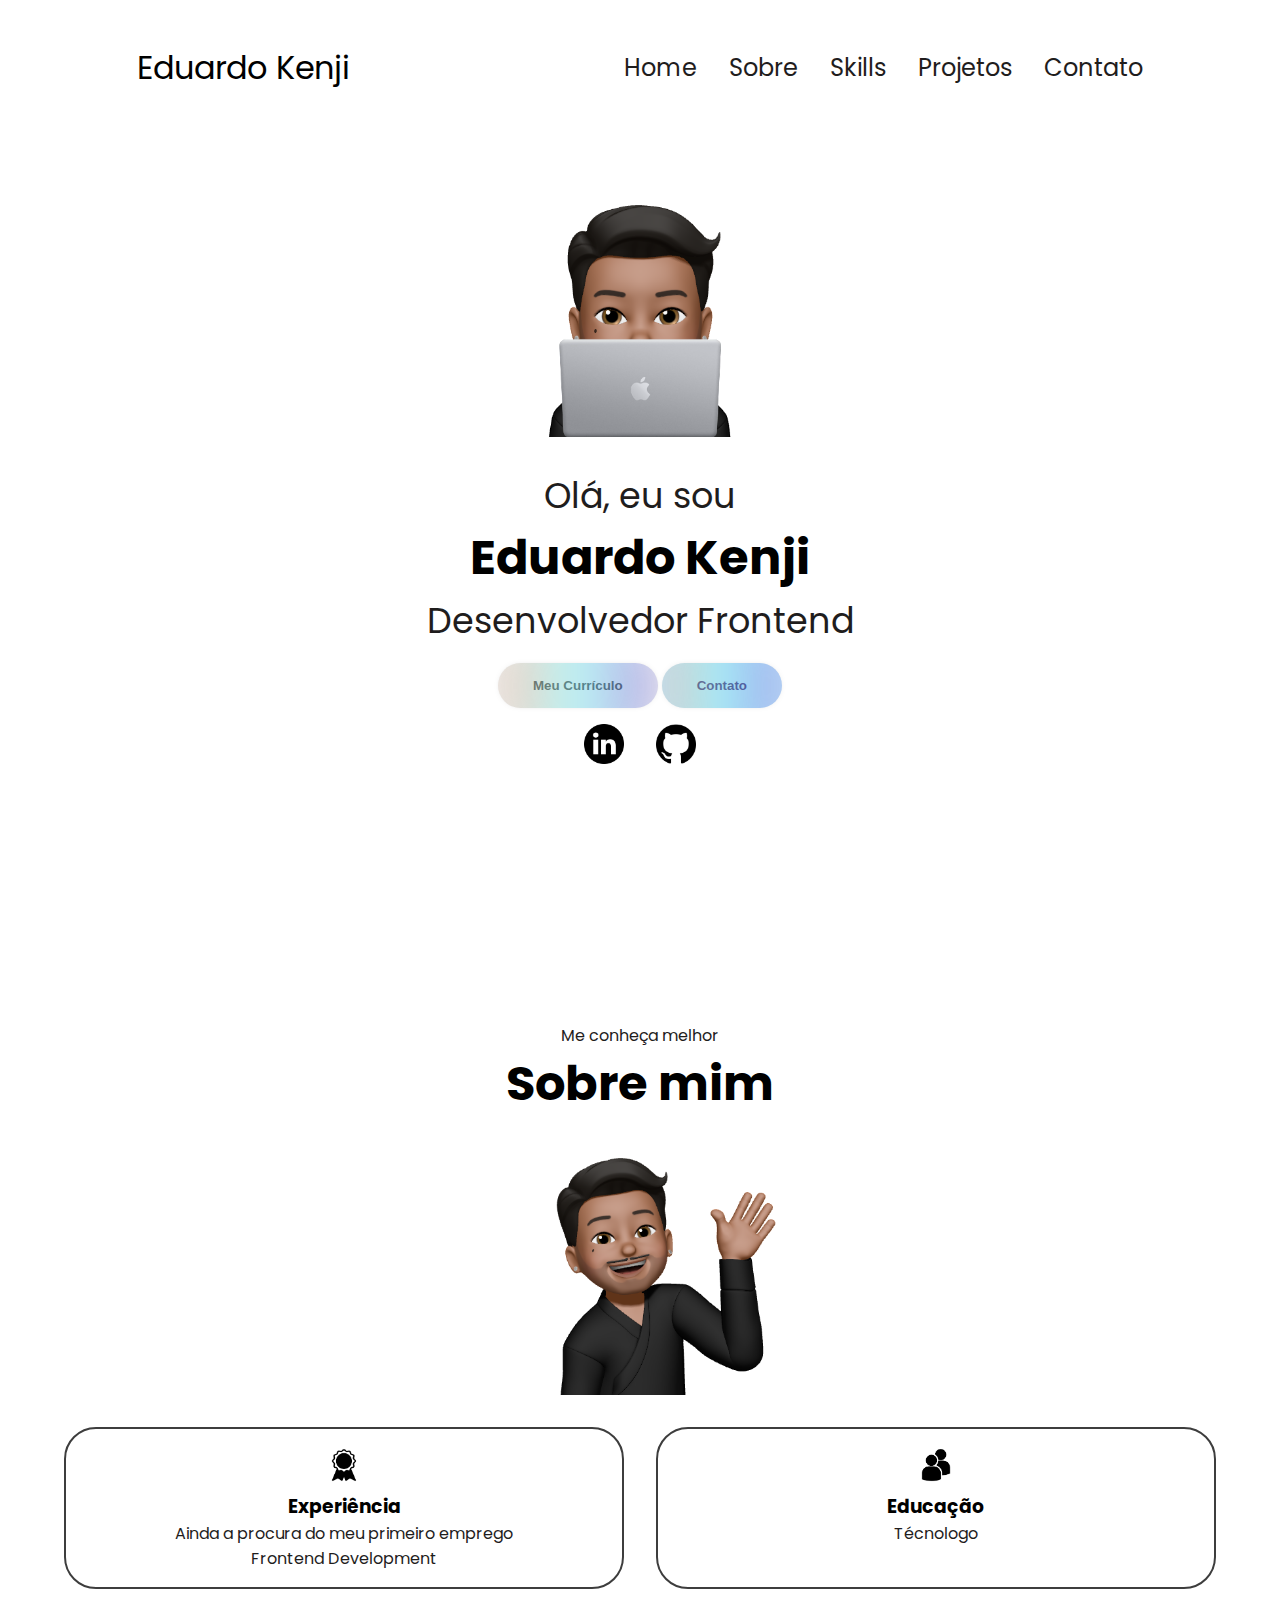
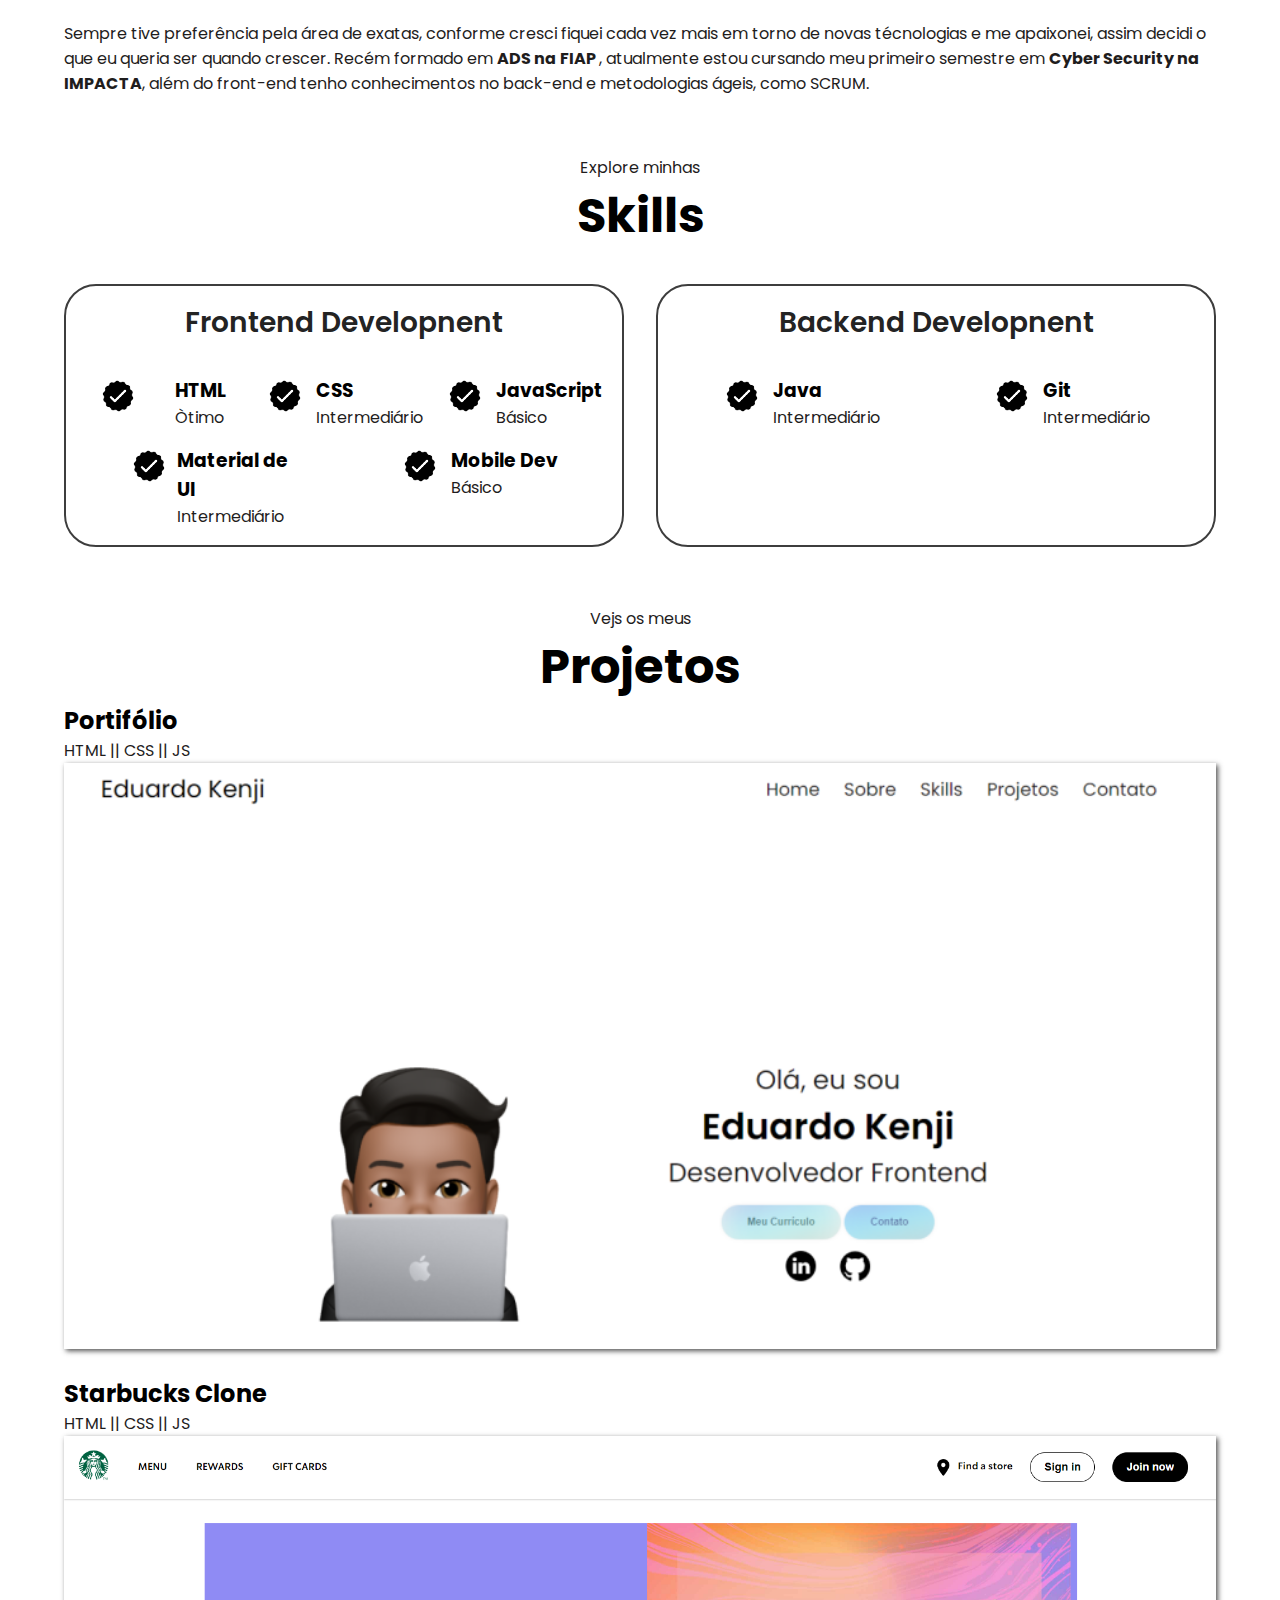
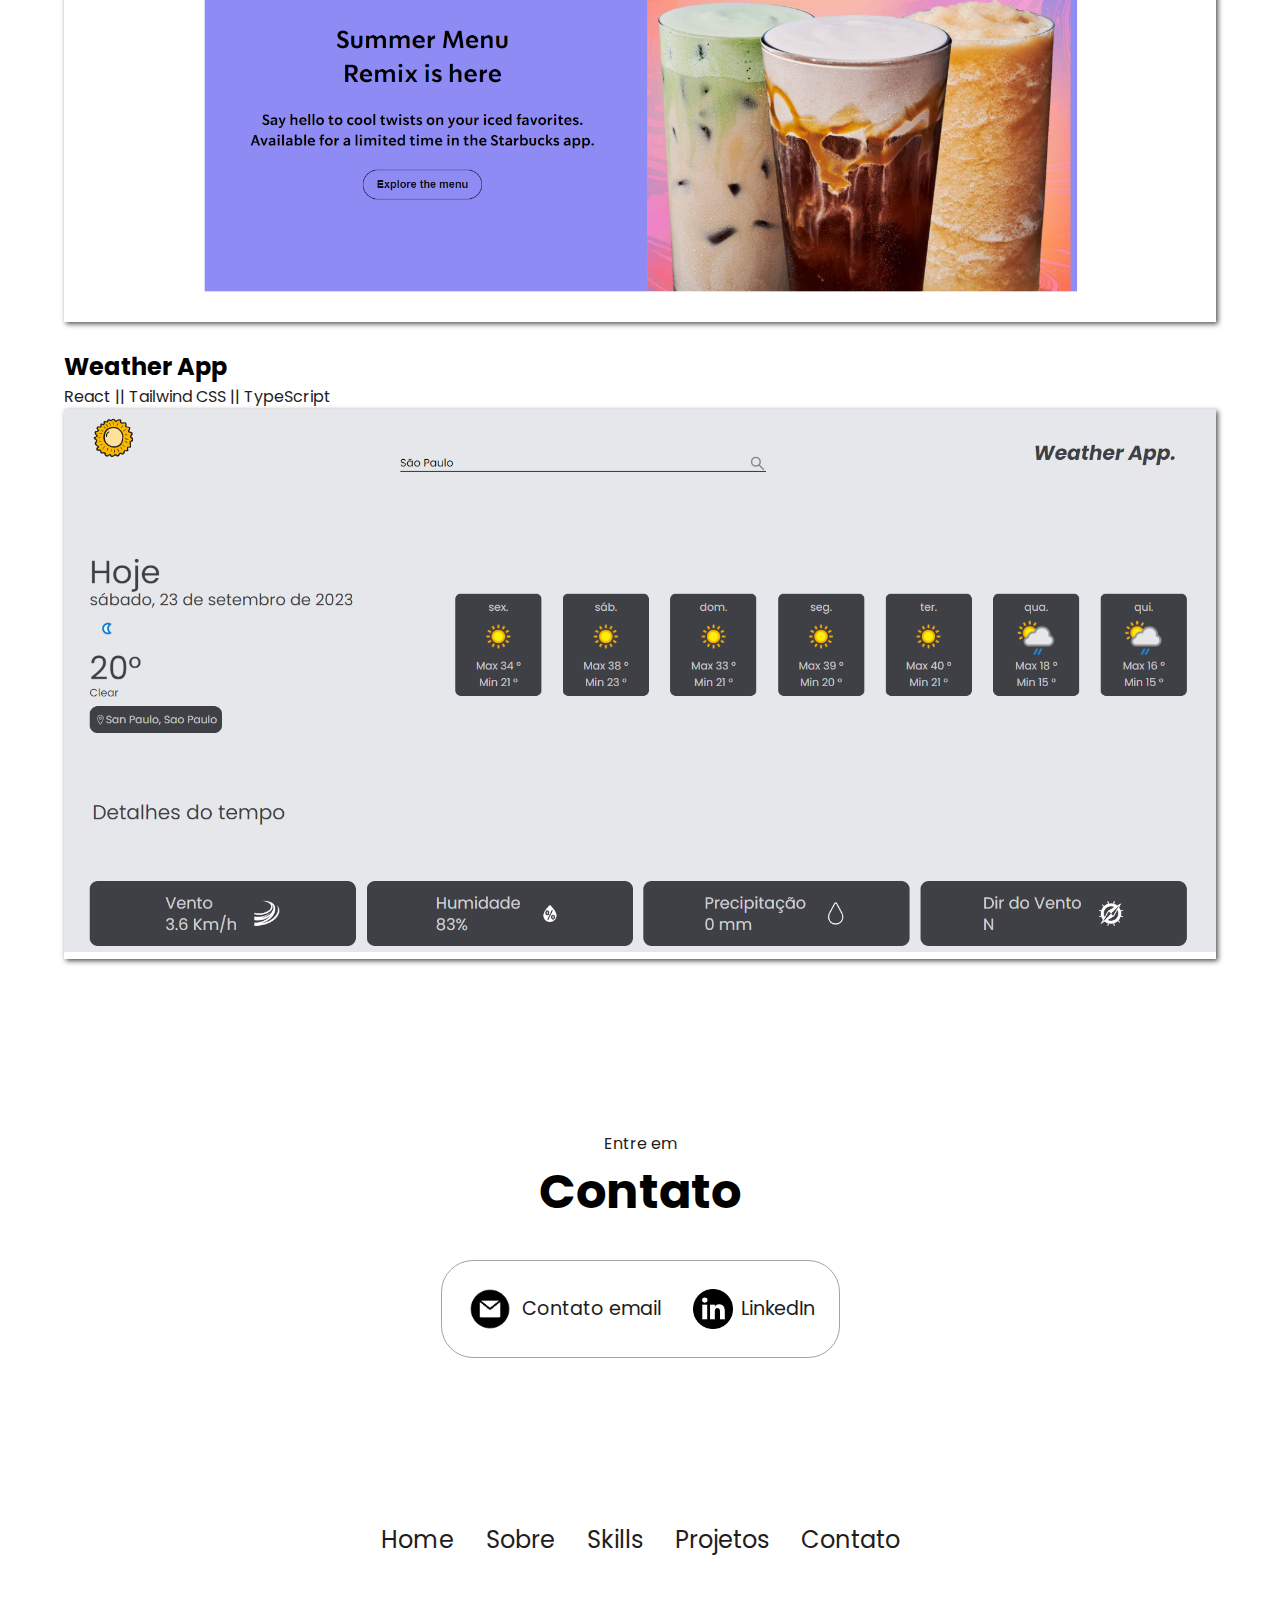
<file: index.html>
<!DOCTYPE html>
<html lang="pt-br">
  <head>
    <meta charset="UTF-8" />
    <meta name="viewport" content="width=device-width, initial-scale=1.0" />
    <link rel="stylesheet" href="style.css" />
    <link rel="stylesheet" href="mediaqueries.css" />
    <link rel="icon" type="imagem/png" href="/assets/emoji/rosto.PNG" />
    <title>Eduardo Kenji</title>
  </head>
  <body>
    <nav id="desktop-nav">
      <div class="logo">Eduardo Kenji</div>
      <div>
        <ul class="nav-links">
          <li><a href="#desktop-nav">Home</a></li>
          <li><a href="#about">Sobre</a></li>
          <li><a href="#experience">Skills</a></li>
          <li><a href="#projects">Projetos</a></li>
          <li><a href="#contact">Contato</a></li>
        </ul>
      </div>
    </nav>
    <nav id="icone-nav">
      <div class="logo">Eduardo Kenji</div>
      <div class="icone-menu">
        <div class="icone-icon" onclick="toggleMenu()">
          <span></span>
          <span></span>
          <span></span>
        </div>
        <div class="menu-links">
          <li><a href="#icone-nav" onclick="toggleMenu()">Home</a></li>
          <li><a href="#about" onclick="toggleMenu()">Sobre</a></li>
          <li><a href="#experience" onclick="toggleMenu()">Skills</a></li>
          <li><a href="#projects" onclick="toggleMenu()">Projetos</a></li>
          <li><a href="#contact" onclick="toggleMenu()">Contato</a></li>
        </div>
      </div>
    </nav>

    <section id="profile">
      <div class="section__pic-container">
        <img src="/assets/emoji/rosto.PNG" alt="foto perfil" />
      </div>
      <div class="section__text">
        <p class="section__text_p1">Olá, eu sou</p>
        <h1 class="title">Eduardo Kenji</h1>
        <p class="section__text__p2">Desenvolvedor Frontend</p>
        <div class="btn-container">
          <button
            class="btn-color-2"
            onclick="window.open('./assets/curriculo/Curriculo_Eduardo_Kenji_2024.pdf')"
          >
            Meu Currículo
            <div class="hoverEffect">
              <div></div>
            </div>
          </button>

          <button class="btn-color-1" onclick="location.href='./#contact'">
            Contato
            <div class="hoverEffect">
              <div></div>
            </div>
          </button>
        </div>
        <div id="social-container">
          <img
            src="./assets/img/linkedin.png"
            alt="perfil linkedIn"
            class="icon"
            onclick="location.href='https://www.linkedin.com/in/eduardo-kenji/'"
          />

          <img
            src="./assets/img/github.png"
            alt="perfil linkedIn"
            class="icon"
            onclick="location.href='https://github.com/Kenjiisok'"
          />
        </div>
      </div>
    </section>

    <section id="about">
      <p class="section__text__p1">Me conheça melhor</p>
      <h1 class="title">Sobre mim</h1>
      <div class="section-container">
        <div class="section__pic-container">
          <img
            src="./assets/emoji/corpo.PNG"
            alt="Profile picture"
            class="about-pic"
          />
        </div>
        <div class="about-details-container">
          <div class="about-containers">
            <div class="details-container">
              <img
                src="./assets/img/experience.png"
                alt="Experience icon"
                class="icon"
              />
              <h3>Experiência</h3>
              <p>
                Ainda a procura do meu primeiro emprego<br />Frontend
                Development
              </p>
            </div>
            <div class="details-container">
              <img
                src="./assets/img/education.png"
                alt="Education icon"
                class="icon"
              />
              <h3>Educação</h3>
              <p>Técnologo<br /></p>
            </div>
          </div>
          <div class="text-container">
            <p>
              Sempre tive preferência pela área de exatas, conforme cresci
              fiquei cada vez mais em torno de novas técnologias e me apaixonei,
              assim decidi o que eu queria ser quando crescer. Recém formado em <strong> ADS na FIAP </strong>,
              atualmente estou cursando meu primeiro semestre em <strong> Cyber Security 
              na IMPACTA</strong>, além do front-end tenho conhecimentos no back-end e 
              metodologias ágeis, como SCRUM.
            </p>
          </div>
        </div>
      </div>
      <img
        src="./assets/img/arrow.png"
        alt="Arrow icon"
        class="icon arrow"
        onclick="location.href='./#experience'"
      />
    </section>

    <section id="experience">
      <p class="section__text__p1">Explore minhas</p>
      <h1 class="title">Skills</h1>
      <div class="experience-details-container">
        <div class="about-containers">
          <div class="details-container">
            <h2 class="experience-sub-title">Frontend Developnent</h2>
            <div class="article-container">
              <article>
                <img
                  src="./assets/img/checkmark.png"
                  alt="verificado icon"
                  class="icon"
                />
                <div>
                  <h3>HTML ㅤㅤㅤ</h3>
                  <p>Òtimo</p>
                </div>
              </article>
              <article>
                <img
                  src="./assets/img/checkmark.png"
                  alt="verificado icon"
                  class="icon"
                />
                <div>
                  <h3>CSS</h3>
                  <p>Intermediário</p>
                </div>
              </article>
              <article>
                <img
                  src="./assets/img/checkmark.png"
                  alt="verificado icon"
                  class="icon"
                />
                <div>
                  <h3>JavaScript</h3>
                  <p>Básico</p>
                </div>
              </article>
              <article>
                <img
                  src="./assets/img/checkmark.png"
                  alt="verificado icon"
                  class="icon"
                />
                <div>
                  <h3>Material de UI</h3>
                  <p>Intermediário</p>
                </div>
              </article>
              <article>
                <img
                  src="./assets/img/checkmark.png"
                  alt="verificado icon"
                  class="icon"
                />
                <div>
                  <h3>Mobile Dev</h3>
                  <p>Básico</p>
                </div>
              </article>
            </div>
          </div>
          <div class="details-container">
            <h2 class="experience-sub-title">Backend Developnent</h2>
            <div class="article-container">
              <article>
                <img
                  src="./assets/img/checkmark.png"
                  alt="verificado icon"
                  class="icon"
                />
                <div>
                  <h3>Java</h3>
                  <p>Intermediário</p>
                </div>
              </article>
              <article>
                <img
                  src="./assets/img/checkmark.png"
                  alt="verificado icon"
                  class="icon"
                />
                <div>
                  <h3>Git</h3>
                  <p>Intermediário</p>
                </div>
              </article>
            </div>
          </div>
        </div>
      </div>
      <img
        src="./assets/img/arrow.png"
        alt="Arrow icon"
        class="icon arrow"
        onclick="location.href='./#projects'"
      />
    </section>


    <section id="projects">
      <p class="section__text__p1">Vejs os meus</p>
      <h1 class="title">Projetos</h1>
      <div class="projects-container">
        <div class="projects-cards">
          <div class="card-project">
            <div class="project-final">
              <h2>Portifólio</h2>
              <p>HTML || CSS || JS</p>
            </div> 
            <div class="image-project">
              <a href="https://eduardokenji.com">
                <img
                  src="./assets/projetos/portifolioprint.png"
                  alt="foto do projeto"
                  class="display-image"
                />
              </a>
            </div>
          </div>
        </div>
      </div>
    </section>

    <section id="projects">
          <div class="card-project">
            <div class="project-final">
              <h2>Starbucks Clone</h2>
              <p>HTML || CSS || JS</p>
            </div> 
            <div class="image-project">
              <a href="https://github.com/Kenjiisok/starbucks-landing-page" target="_blank">
                <img
                  src="./assets/projetos/starbucksprint.png"
                  alt="foto do projeto"
                  class="display-image"
                />
              </a>
            </div>
          </div>
        </div>
      </div>
    </section>

    <section id="projects">
      <div class="card-project">
        <div class="project-final">
          <h2>Weather App</h2>
          <p>React || Tailwind CSS || TypeScript</p>
        </div> 
        <div class="image-project">
          <a href="https://github.com/Kenjiisok/weather_app" target="_blank">
            <img
              src="./assets/projetos/weather_app.png"
              alt="foto do projeto"
              class="display-image"
            />
          </a>
        </div>
      </div>
    </div>
  </div>
  <img
    src="./assets/img/arrow.png"
    alt="Arrow icon"
    class="icon arrow"
    onclick="location.href='./#contact'"
  />
</section>

    <section id="contact">
      <p class="section__text__p1">Entre em</p>
      <h1 class="title">Contato</h1>
      <div class="contact-info-upper-container">
        <div class="contact-info-container">
          <img
            src="./assets/img/email.png"
            alt="email icon"
            class="icon contact-icon email-icon"
          />
          <p><a href="mailto:dudu.hirose@hotmail.com">Contato email</a></p>
        </div>
        <div class="contact-info-container">
          <img
            src="./assets/img/linkedin.png"
            alt="LinkedIn icon"
            class="icon contact-icon"
          />
          <p>
            <a href="https://www.linkedin.com/in/eduardo-kenji/">LinkedIn</a>
          </p>
        </div>
      </div>
    </section>

    <footer>
      <nav id="footer-desktop">
        <div class="nav-links-container">
          <ul class="nav-links">
            <li><a href="#desktop-nav">Home</a></li>
            <li><a href="#about">Sobre</a></li>
            <li><a href="#experience">Skills</a></li>
            <li><a href="#projects">Projetos</a></li>
            <li><a href="#contact">Contato</a></li>
          </ul>
        </div>
      </nav>

      <nav id="mobile-footer">
        <div class="nav-links-container">
          <ul class="nav-links">
            <li><a href="#icone-nav">Home</a></li>
            <li><a href="#about">Sobre</a></li>
            <li><a href="#experience">Skills</a></li>
            <li><a href="#projects">Projetos</a></li>
            <li><a href="#contact">Contato</a></li>
          </ul>
        </div>
      </nav>
    </footer>
    <script src="script.js"></script>
  </body>
</html>
</file>
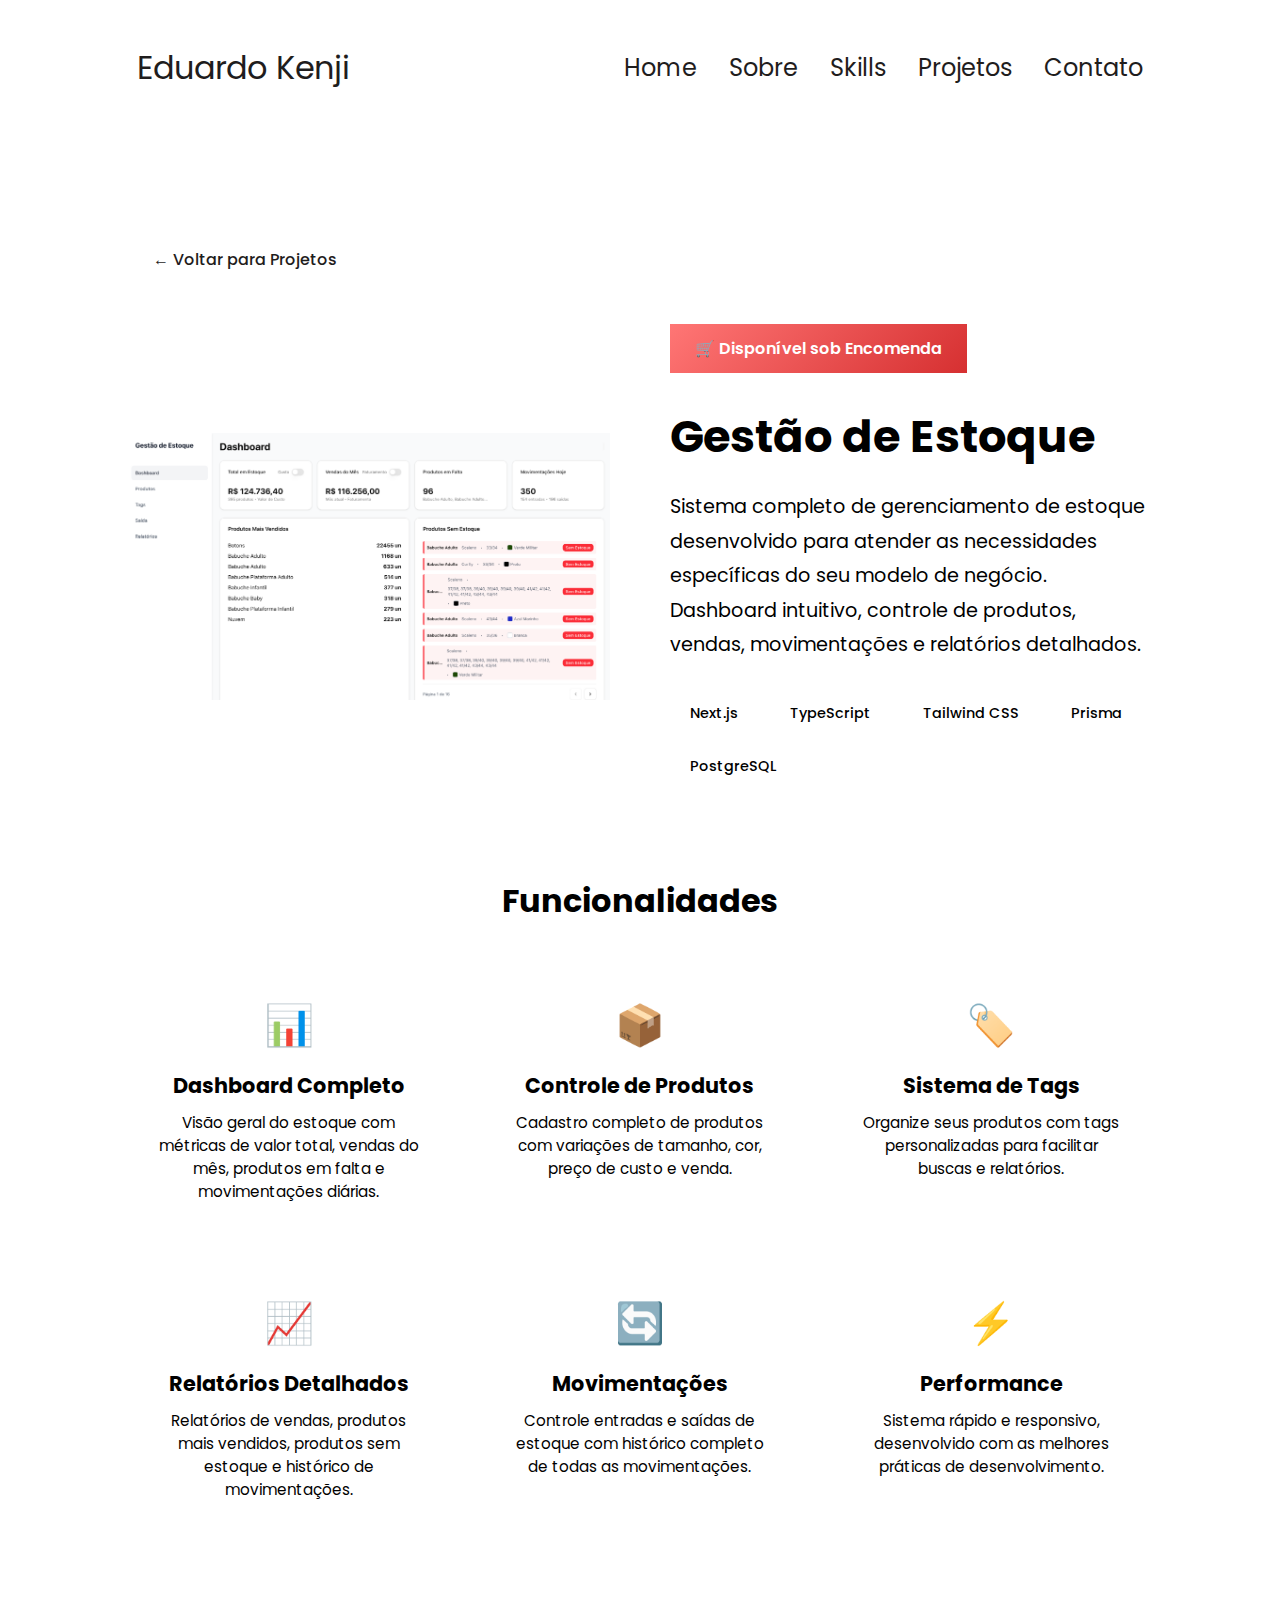
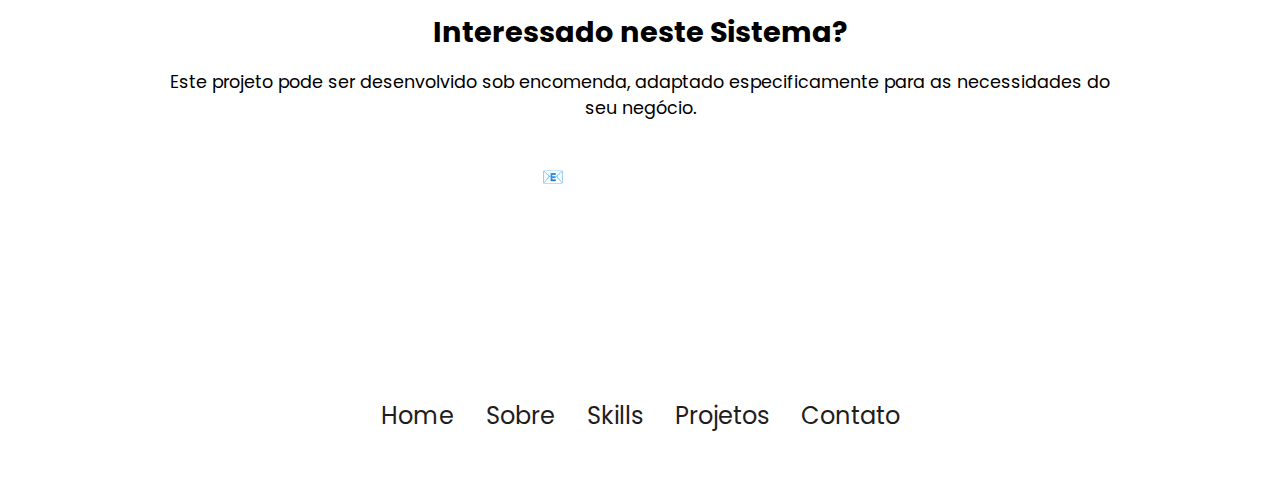
<file: projects/gestao-estoque.html>
<!DOCTYPE html>
<html lang="pt-br">

<head>
    <meta charset="UTF-8" />
    <meta name="viewport" content="width=device-width, initial-scale=1.0" />
    <meta name="description"
        content="Gestão de Estoque - Sistema completo de gerenciamento de estoque desenvolvido sob encomenda para seu negócio." />
    <link rel="stylesheet" href="../style.css" />
    <link rel="stylesheet" href="../mediaqueries.css" />
    <link rel="icon" type="image/png" href="../assets/emoji/rosto.PNG" />
    <title>Gestão de Estoque | Eduardo Kenji</title>
    <style>
        .project-page {
            padding: 100px 10%;
            min-height: 100vh;
        }

        .project-hero {
            display: flex;
            gap: 60px;
            align-items: center;
            margin-bottom: 60px;
        }

        .project-image-container {
            flex: 1;
            max-width: 600px;
        }

        .project-image-container img {
            width: 100%;
            border-radius: var(--radius-lg);
            box-shadow: var(--neo-shadow-lg);
        }

        .project-info {
            flex: 1;
        }

        .project-title {
            font-size: 2.8rem;
            margin-bottom: 20px;
            text-align: left;
        }

        .project-subtitle {
            font-size: 1.2rem;
            color: var(--text-secondary);
            margin-bottom: 30px;
            line-height: 1.8;
        }

        .project-badge {
            display: inline-block;
            padding: 12px 25px;
            background: linear-gradient(135deg, #ff7675 0%, #d63031 100%);
            color: white;
            border-radius: var(--radius-lg);
            font-weight: 600;
            margin-bottom: 30px;
            box-shadow: var(--neo-shadow-sm);
        }

        .tech-stack {
            display: flex;
            flex-wrap: wrap;
            gap: 12px;
            margin-bottom: 30px;
        }

        .tech-tag {
            padding: 10px 20px;
            background: var(--bg-primary);
            border-radius: var(--radius-md);
            box-shadow: var(--neo-shadow-sm);
            font-size: 0.9rem;
            font-weight: 500;
            color: var(--accent-primary);
        }

        .cta-section {
            background: var(--bg-primary);
            padding: 40px;
            border-radius: var(--radius-lg);
            box-shadow: var(--neo-shadow);
            text-align: center;
            margin-top: 40px;
        }

        .cta-title {
            font-size: 1.8rem;
            margin-bottom: 15px;
        }

        .cta-text {
            font-size: 1.1rem;
            color: var(--text-secondary);
            margin-bottom: 25px;
        }

        .cta-button {
            display: inline-block;
            padding: 18px 45px;
            background: var(--accent-gradient);
            color: white;
            font-size: 1.1rem;
            font-weight: 600;
            border-radius: var(--radius-xl);
            box-shadow: var(--neo-shadow);
            transition: all 0.3s ease;
            text-decoration: none;
        }

        .cta-button:hover {
            transform: translateY(-3px);
            box-shadow: var(--neo-shadow-lg);
            color: white;
        }

        .features-section {
            margin-top: 60px;
        }

        .features-title {
            font-size: 2rem;
            text-align: center;
            margin-bottom: 40px;
        }

        .features-grid {
            display: grid;
            grid-template-columns: repeat(auto-fit, minmax(280px, 1fr));
            gap: 30px;
        }

        .feature-card {
            padding: 30px;
            background: var(--bg-primary);
            border-radius: var(--radius-lg);
            box-shadow: var(--neo-shadow);
            text-align: center;
            transition: all 0.3s ease;
        }

        .feature-card:hover {
            transform: translateY(-5px);
            box-shadow: var(--neo-shadow-lg);
        }

        .feature-icon {
            font-size: 2.5rem;
            margin-bottom: 15px;
        }

        .feature-card h3 {
            font-size: 1.3rem;
            margin-bottom: 10px;
            color: var(--text-primary);
        }

        .feature-card p {
            font-size: 0.95rem;
            color: var(--text-secondary);
        }

        .back-link {
            display: inline-flex;
            align-items: center;
            gap: 10px;
            padding: 12px 25px;
            background: var(--bg-primary);
            border-radius: var(--radius-lg);
            box-shadow: var(--neo-shadow-sm);
            margin-bottom: 40px;
            font-weight: 500;
            transition: all 0.3s ease;
        }

        .back-link:hover {
            box-shadow: var(--neo-inset-sm);
        }

        @media screen and (max-width: 900px) {
            .project-hero {
                flex-direction: column;
            }

            .project-title {
                text-align: center;
                font-size: 2.2rem;
            }

            .project-subtitle {
                text-align: center;
            }

            .tech-stack {
                justify-content: center;
            }
        }
    </style>
</head>

<body>
    <!-- Navigation -->
    <nav id="desktop-nav">
        <a href="../index.html" class="logo">Eduardo Kenji</a>
        <ul class="nav-links">
            <li><a href="../index.html#profile">Home</a></li>
            <li><a href="../index.html#about">Sobre</a></li>
            <li><a href="../index.html#experience">Skills</a></li>
            <li><a href="../index.html#projects">Projetos</a></li>
            <li><a href="../index.html#contact">Contato</a></li>
        </ul>
    </nav>

    <main class="project-page">
        <a href="../index.html#projects" class="back-link">← Voltar para Projetos</a>

        <div class="project-hero">
            <div class="project-image-container">
                <img src="../assets/projetos/gestao_estoque.png" alt="Dashboard do Sistema de Gestão de Estoque" />
            </div>
            <div class="project-info">
                <div class="project-badge">🛒 Disponível sob Encomenda</div>
                <h1 class="project-title">Gestão de Estoque</h1>
                <p class="project-subtitle">
                    Sistema completo de gerenciamento de estoque desenvolvido para atender as necessidades específicas
                    do seu modelo de negócio. Dashboard intuitivo, controle de produtos, vendas, movimentações e
                    relatórios detalhados.
                </p>
                <div class="tech-stack">
                    <span class="tech-tag">Next.js</span>
                    <span class="tech-tag">TypeScript</span>
                    <span class="tech-tag">Tailwind CSS</span>
                    <span class="tech-tag">Prisma</span>
                    <span class="tech-tag">PostgreSQL</span>
                </div>
            </div>
        </div>

        <div class="features-section">
            <h2 class="features-title">Funcionalidades</h2>
            <div class="features-grid">
                <div class="feature-card">
                    <div class="feature-icon">📊</div>
                    <h3>Dashboard Completo</h3>
                    <p>Visão geral do estoque com métricas de valor total, vendas do mês, produtos em falta e
                        movimentações diárias.</p>
                </div>
                <div class="feature-card">
                    <div class="feature-icon">📦</div>
                    <h3>Controle de Produtos</h3>
                    <p>Cadastro completo de produtos com variações de tamanho, cor, preço de custo e venda.</p>
                </div>
                <div class="feature-card">
                    <div class="feature-icon">🏷️</div>
                    <h3>Sistema de Tags</h3>
                    <p>Organize seus produtos com tags personalizadas para facilitar buscas e relatórios.</p>
                </div>
                <div class="feature-card">
                    <div class="feature-icon">📈</div>
                    <h3>Relatórios Detalhados</h3>
                    <p>Relatórios de vendas, produtos mais vendidos, produtos sem estoque e histórico de movimentações.
                    </p>
                </div>
                <div class="feature-card">
                    <div class="feature-icon">🔄</div>
                    <h3>Movimentações</h3>
                    <p>Controle entradas e saídas de estoque com histórico completo de todas as movimentações.</p>
                </div>
                <div class="feature-card">
                    <div class="feature-icon">⚡</div>
                    <h3>Performance</h3>
                    <p>Sistema rápido e responsivo, desenvolvido com as melhores práticas de desenvolvimento.</p>
                </div>
            </div>
        </div>

        <div class="cta-section">
            <h2 class="cta-title">Interessado neste Sistema?</h2>
            <p class="cta-text">
                Este projeto pode ser desenvolvido sob encomenda, adaptado especificamente para as necessidades do seu
                negócio.
            </p>
            <a href="mailto:eduardo.kenji05@gmail.com?subject=Projeto%20de%20estoque%20para%20meu%20neg%C3%B3cio"
                class="cta-button">
                📧 Entrar em Contato
            </a>
        </div>
    </main>

    <footer>
        <nav id="footer-desktop">
            <ul class="nav-links">
                <li><a href="../index.html#profile">Home</a></li>
                <li><a href="../index.html#about">Sobre</a></li>
                <li><a href="../index.html#experience">Skills</a></li>
                <li><a href="../index.html#projects">Projetos</a></li>
                <li><a href="../index.html#contact">Contato</a></li>
            </ul>
        </nav>
    </footer>

    <script src="../script.js"></script>
</body>

</html>
</file>
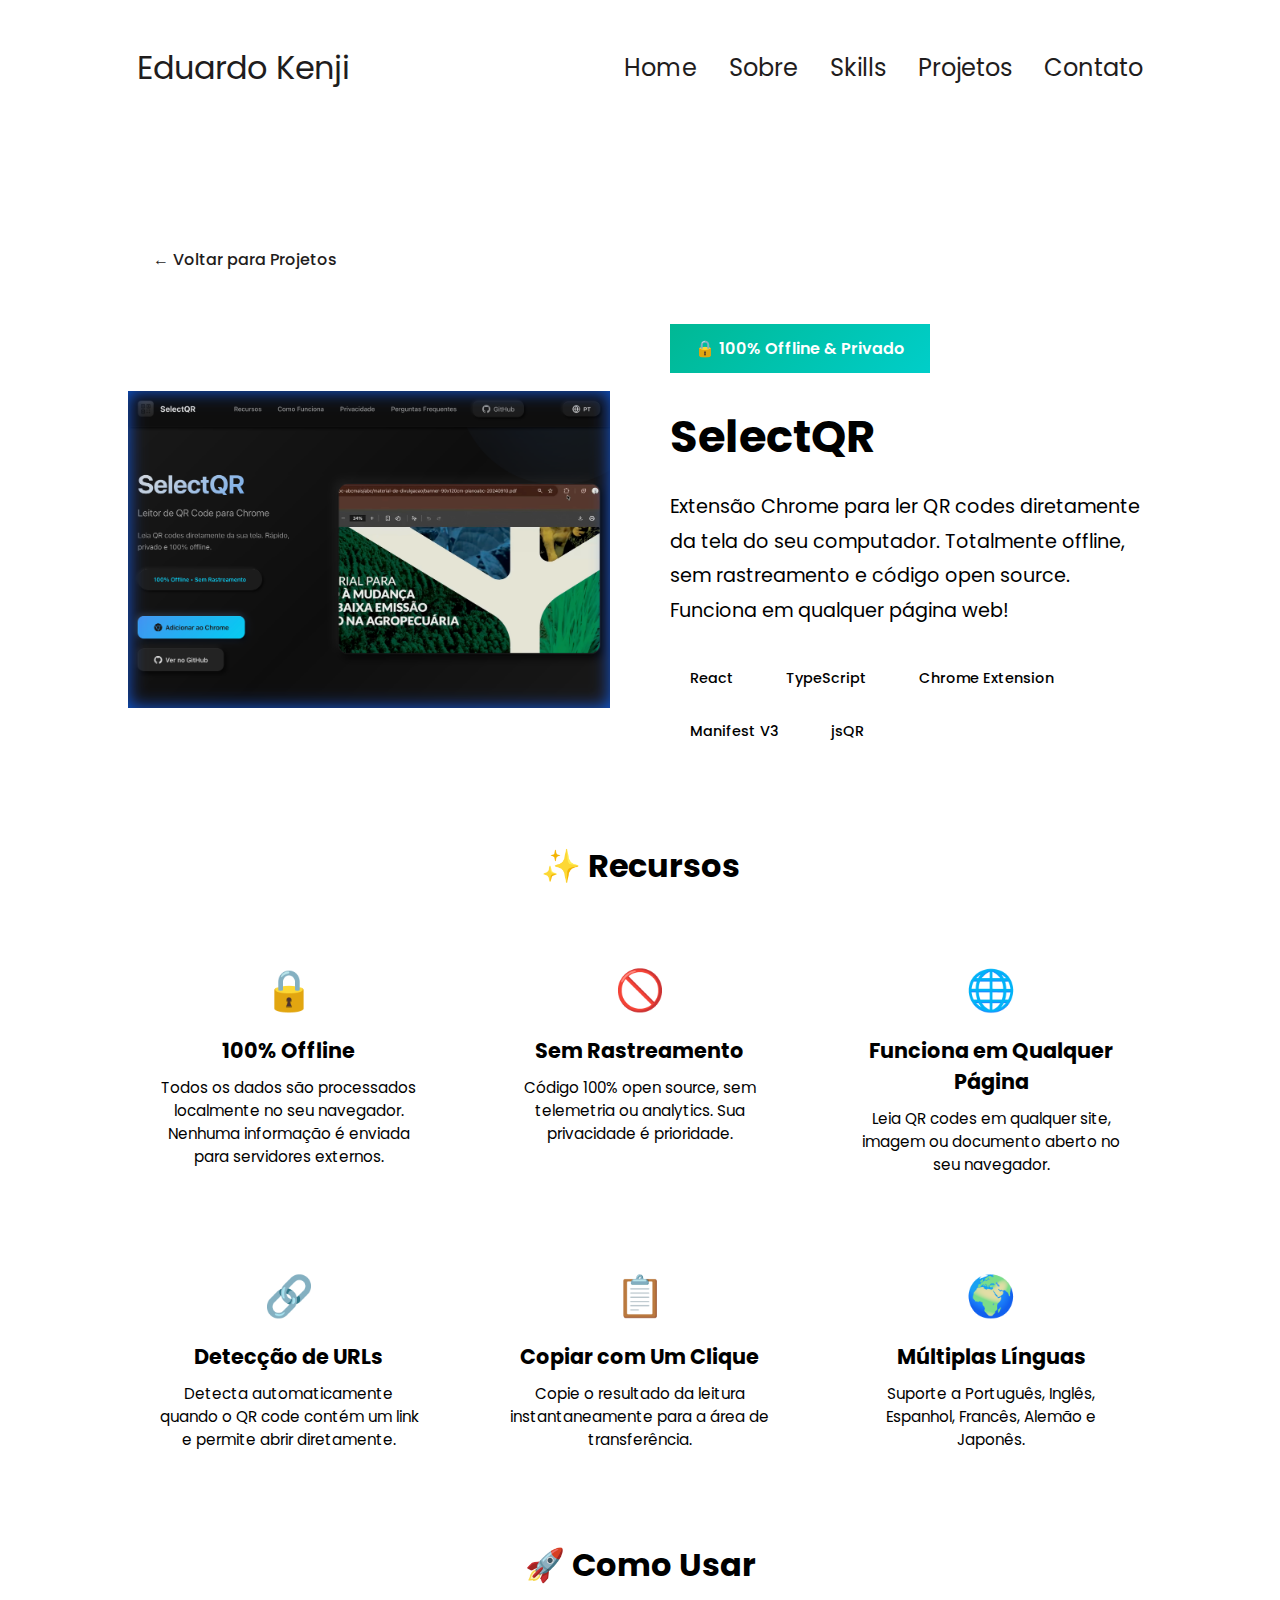
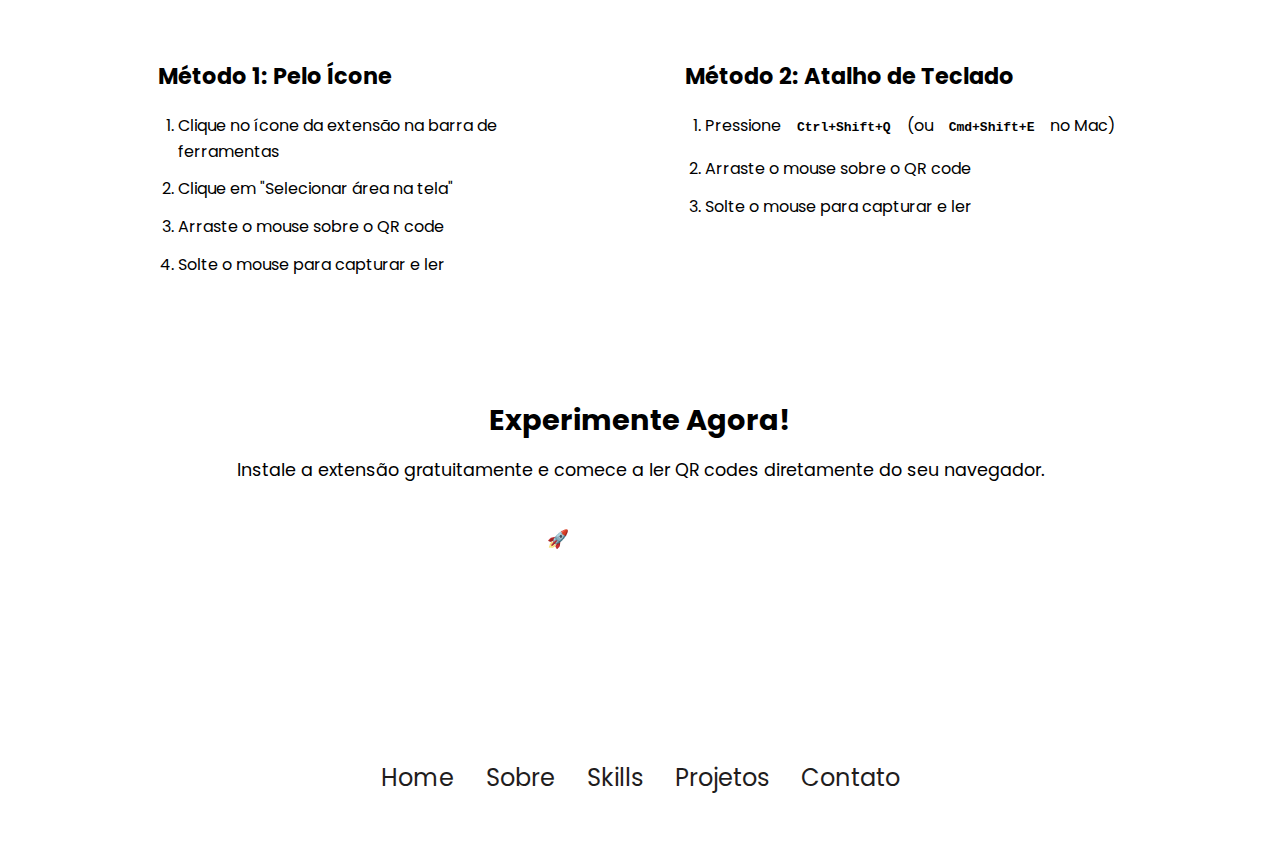
<file: projects/selectqr.html>
<!DOCTYPE html>
<html lang="pt-br">

<head>
    <meta charset="UTF-8" />
    <meta name="viewport" content="width=device-width, initial-scale=1.0" />
    <meta name="description"
        content="SelectQR - Extensão Chrome 100% offline para ler QR codes diretamente da tela do computador." />
    <link rel="stylesheet" href="../style.css" />
    <link rel="stylesheet" href="../mediaqueries.css" />
    <link rel="icon" type="image/png" href="../assets/emoji/rosto.PNG" />
    <title>SelectQR | Eduardo Kenji</title>
    <style>
        .project-page {
            padding: 100px 10%;
            min-height: 100vh;
        }

        .project-hero {
            display: flex;
            gap: 60px;
            align-items: center;
            margin-bottom: 60px;
        }

        .project-image-container {
            flex: 1;
            max-width: 600px;
        }

        .project-image-container img {
            width: 100%;
            border-radius: var(--radius-lg);
            box-shadow: var(--neo-shadow-lg);
        }

        .project-info {
            flex: 1;
        }

        .project-title {
            font-size: 2.8rem;
            margin-bottom: 20px;
            text-align: left;
        }

        .project-subtitle {
            font-size: 1.2rem;
            color: var(--text-secondary);
            margin-bottom: 30px;
            line-height: 1.8;
        }

        .project-badge {
            display: inline-block;
            padding: 12px 25px;
            background: linear-gradient(135deg, #00b894 0%, #00cec9 100%);
            color: white;
            border-radius: var(--radius-lg);
            font-weight: 600;
            margin-bottom: 30px;
            box-shadow: var(--neo-shadow-sm);
        }

        .tech-stack {
            display: flex;
            flex-wrap: wrap;
            gap: 12px;
            margin-bottom: 30px;
        }

        .tech-tag {
            padding: 10px 20px;
            background: var(--bg-primary);
            border-radius: var(--radius-md);
            box-shadow: var(--neo-shadow-sm);
            font-size: 0.9rem;
            font-weight: 500;
            color: var(--accent-primary);
        }

        .cta-section {
            background: var(--bg-primary);
            padding: 40px;
            border-radius: var(--radius-lg);
            box-shadow: var(--neo-shadow);
            text-align: center;
            margin-top: 40px;
        }

        .cta-title {
            font-size: 1.8rem;
            margin-bottom: 15px;
        }

        .cta-text {
            font-size: 1.1rem;
            color: var(--text-secondary);
            margin-bottom: 25px;
        }

        .cta-button {
            display: inline-block;
            padding: 18px 45px;
            background: var(--accent-gradient);
            color: white;
            font-size: 1.1rem;
            font-weight: 600;
            border-radius: var(--radius-xl);
            box-shadow: var(--neo-shadow);
            transition: all 0.3s ease;
            text-decoration: none;
        }

        .cta-button:hover {
            transform: translateY(-3px);
            box-shadow: var(--neo-shadow-lg);
            color: white;
        }

        .features-section {
            margin-top: 60px;
        }

        .features-title {
            font-size: 2rem;
            text-align: center;
            margin-bottom: 40px;
        }

        .features-grid {
            display: grid;
            grid-template-columns: repeat(auto-fit, minmax(280px, 1fr));
            gap: 30px;
        }

        .feature-card {
            padding: 30px;
            background: var(--bg-primary);
            border-radius: var(--radius-lg);
            box-shadow: var(--neo-shadow);
            text-align: center;
            transition: all 0.3s ease;
        }

        .feature-card:hover {
            transform: translateY(-5px);
            box-shadow: var(--neo-shadow-lg);
        }

        .feature-icon {
            font-size: 2.5rem;
            margin-bottom: 15px;
        }

        .feature-card h3 {
            font-size: 1.3rem;
            margin-bottom: 10px;
            color: var(--text-primary);
        }

        .feature-card p {
            font-size: 0.95rem;
            color: var(--text-secondary);
        }

        .back-link {
            display: inline-flex;
            align-items: center;
            gap: 10px;
            padding: 12px 25px;
            background: var(--bg-primary);
            border-radius: var(--radius-lg);
            box-shadow: var(--neo-shadow-sm);
            margin-bottom: 40px;
            font-weight: 500;
            transition: all 0.3s ease;
        }

        .back-link:hover {
            box-shadow: var(--neo-inset-sm);
        }

        .usage-section {
            margin-top: 60px;
        }

        .usage-title {
            font-size: 2rem;
            text-align: center;
            margin-bottom: 40px;
        }

        .usage-methods {
            display: grid;
            grid-template-columns: repeat(auto-fit, minmax(300px, 1fr));
            gap: 30px;
        }

        .usage-card {
            padding: 30px;
            background: var(--bg-primary);
            border-radius: var(--radius-lg);
            box-shadow: var(--neo-shadow);
        }

        .usage-card h3 {
            font-size: 1.4rem;
            margin-bottom: 20px;
            color: var(--accent-primary);
        }

        .usage-card ol {
            padding-left: 20px;
            color: var(--text-secondary);
        }

        .usage-card li {
            margin-bottom: 12px;
            line-height: 1.6;
        }

        .keyboard-shortcut {
            display: inline-block;
            padding: 5px 12px;
            background: var(--bg-secondary);
            border-radius: 8px;
            font-family: monospace;
            font-weight: 600;
            box-shadow: var(--neo-inset-sm);
        }

        @media screen and (max-width: 900px) {
            .project-hero {
                flex-direction: column;
            }

            .project-title {
                text-align: center;
                font-size: 2.2rem;
            }

            .project-subtitle {
                text-align: center;
            }

            .tech-stack {
                justify-content: center;
            }
        }
    </style>
</head>

<body>
    <!-- Navigation -->
    <nav id="desktop-nav">
        <a href="../index.html" class="logo">Eduardo Kenji</a>
        <ul class="nav-links">
            <li><a href="../index.html#profile">Home</a></li>
            <li><a href="../index.html#about">Sobre</a></li>
            <li><a href="../index.html#experience">Skills</a></li>
            <li><a href="../index.html#projects">Projetos</a></li>
            <li><a href="../index.html#contact">Contato</a></li>
        </ul>
    </nav>

    <main class="project-page">
        <a href="../index.html#projects" class="back-link">← Voltar para Projetos</a>

        <div class="project-hero">
            <div class="project-image-container">
                <img src="../assets/projetos/selectqr.png" alt="SelectQR - Leitor de QR Code" />
            </div>
            <div class="project-info">
                <div class="project-badge">🔒 100% Offline & Privado</div>
                <h1 class="project-title">SelectQR</h1>
                <p class="project-subtitle">
                    Extensão Chrome para ler QR codes diretamente da tela do seu computador. Totalmente offline, sem
                    rastreamento e código open source. Funciona em qualquer página web!
                </p>
                <div class="tech-stack">
                    <span class="tech-tag">React</span>
                    <span class="tech-tag">TypeScript</span>
                    <span class="tech-tag">Chrome Extension</span>
                    <span class="tech-tag">Manifest V3</span>
                    <span class="tech-tag">jsQR</span>
                </div>
            </div>
        </div>

        <div class="features-section">
            <h2 class="features-title">✨ Recursos</h2>
            <div class="features-grid">
                <div class="feature-card">
                    <div class="feature-icon">🔒</div>
                    <h3>100% Offline</h3>
                    <p>Todos os dados são processados localmente no seu navegador. Nenhuma informação é enviada para
                        servidores externos.</p>
                </div>
                <div class="feature-card">
                    <div class="feature-icon">🚫</div>
                    <h3>Sem Rastreamento</h3>
                    <p>Código 100% open source, sem telemetria ou analytics. Sua privacidade é prioridade.</p>
                </div>
                <div class="feature-card">
                    <div class="feature-icon">🌐</div>
                    <h3>Funciona em Qualquer Página</h3>
                    <p>Leia QR codes em qualquer site, imagem ou documento aberto no seu navegador.</p>
                </div>
                <div class="feature-card">
                    <div class="feature-icon">🔗</div>
                    <h3>Detecção de URLs</h3>
                    <p>Detecta automaticamente quando o QR code contém um link e permite abrir diretamente.</p>
                </div>
                <div class="feature-card">
                    <div class="feature-icon">📋</div>
                    <h3>Copiar com Um Clique</h3>
                    <p>Copie o resultado da leitura instantaneamente para a área de transferência.</p>
                </div>
                <div class="feature-card">
                    <div class="feature-icon">🌍</div>
                    <h3>Múltiplas Línguas</h3>
                    <p>Suporte a Português, Inglês, Espanhol, Francês, Alemão e Japonês.</p>
                </div>
            </div>
        </div>

        <div class="usage-section">
            <h2 class="usage-title">🚀 Como Usar</h2>
            <div class="usage-methods">
                <div class="usage-card">
                    <h3>Método 1: Pelo Ícone</h3>
                    <ol>
                        <li>Clique no ícone da extensão na barra de ferramentas</li>
                        <li>Clique em "Selecionar área na tela"</li>
                        <li>Arraste o mouse sobre o QR code</li>
                        <li>Solte o mouse para capturar e ler</li>
                    </ol>
                </div>
                <div class="usage-card">
                    <h3>Método 2: Atalho de Teclado</h3>
                    <ol>
                        <li>Pressione <span class="keyboard-shortcut">Ctrl+Shift+Q</span> (ou <span
                                class="keyboard-shortcut">Cmd+Shift+E</span> no Mac)</li>
                        <li>Arraste o mouse sobre o QR code</li>
                        <li>Solte o mouse para capturar e ler</li>
                    </ol>
                </div>
            </div>
        </div>

        <div class="cta-section">
            <h2 class="cta-title">Experimente Agora!</h2>
            <p class="cta-text">
                Instale a extensão gratuitamente e comece a ler QR codes diretamente do seu navegador.
            </p>
            <a href="https://selectqr.vercel.app/" target="_blank" class="cta-button">
                🚀 Acessar SelectQR
            </a>
        </div>
    </main>

    <footer>
        <nav id="footer-desktop">
            <ul class="nav-links">
                <li><a href="../index.html#profile">Home</a></li>
                <li><a href="../index.html#about">Sobre</a></li>
                <li><a href="../index.html#experience">Skills</a></li>
                <li><a href="../index.html#projects">Projetos</a></li>
                <li><a href="../index.html#contact">Contato</a></li>
            </ul>
        </nav>
    </footer>

    <script src="../script.js"></script>
</body>

</html>
</file>
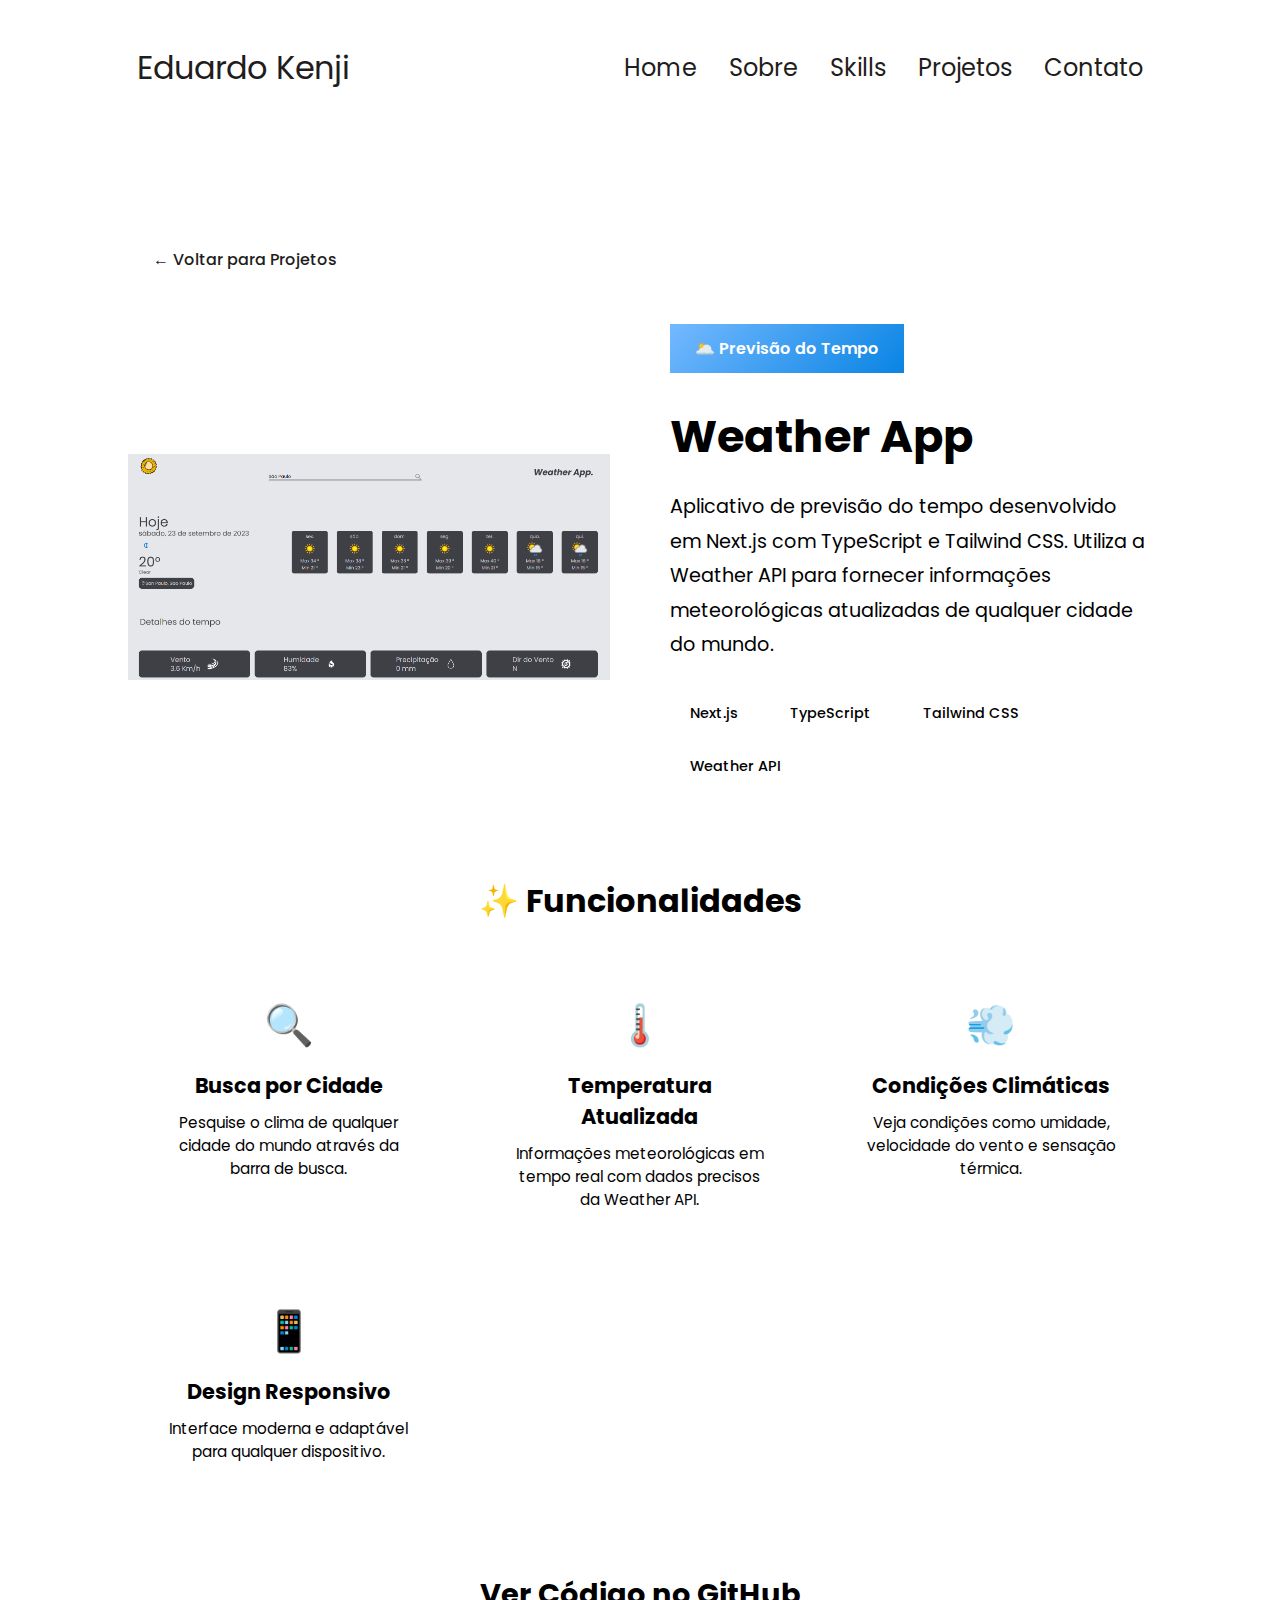
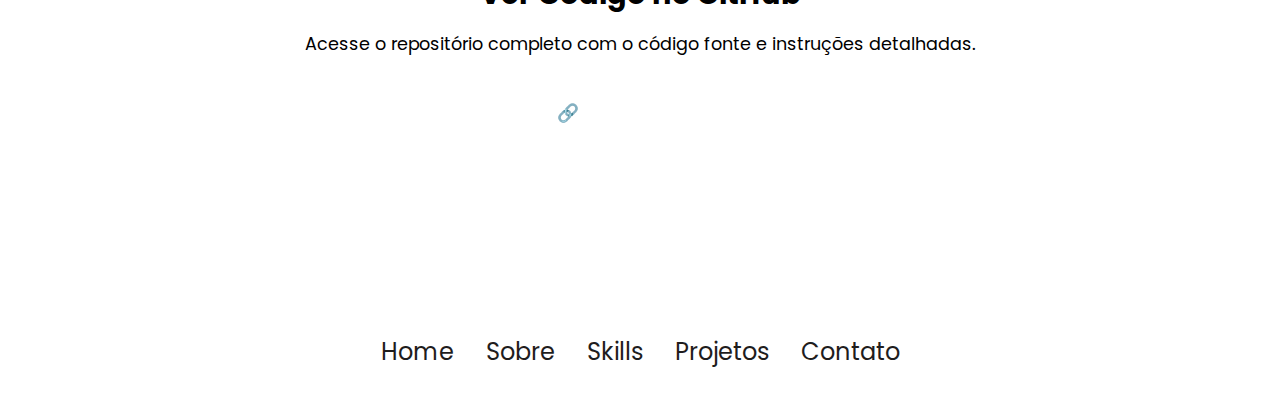
<file: projects/weather-app.html>
<!DOCTYPE html>
<html lang="pt-br">

<head>
    <meta charset="UTF-8" />
    <meta name="viewport" content="width=device-width, initial-scale=1.0" />
    <meta name="description"
        content="Weather App - Aplicativo de previsão do tempo desenvolvido em Next.js com TypeScript e Tailwind CSS." />
    <link rel="stylesheet" href="../style.css" />
    <link rel="stylesheet" href="../mediaqueries.css" />
    <link rel="icon" type="image/png" href="../assets/emoji/rosto.PNG" />
    <title>Weather App | Eduardo Kenji</title>
    <style>
        .project-page {
            padding: 100px 10%;
            min-height: 100vh;
        }

        .project-hero {
            display: flex;
            gap: 60px;
            align-items: center;
            margin-bottom: 60px;
        }

        .project-image-container {
            flex: 1;
            max-width: 600px;
        }

        .project-image-container img {
            width: 100%;
            border-radius: var(--radius-lg);
            box-shadow: var(--neo-shadow-lg);
        }

        .project-info {
            flex: 1;
        }

        .project-title {
            font-size: 2.8rem;
            margin-bottom: 20px;
            text-align: left;
        }

        .project-subtitle {
            font-size: 1.2rem;
            color: var(--text-secondary);
            margin-bottom: 30px;
            line-height: 1.8;
        }

        .project-badge {
            display: inline-block;
            padding: 12px 25px;
            background: linear-gradient(135deg, #74b9ff 0%, #0984e3 100%);
            color: white;
            border-radius: var(--radius-lg);
            font-weight: 600;
            margin-bottom: 30px;
            box-shadow: var(--neo-shadow-sm);
        }

        .tech-stack {
            display: flex;
            flex-wrap: wrap;
            gap: 12px;
            margin-bottom: 30px;
        }

        .tech-tag {
            padding: 10px 20px;
            background: var(--bg-primary);
            border-radius: var(--radius-md);
            box-shadow: var(--neo-shadow-sm);
            font-size: 0.9rem;
            font-weight: 500;
            color: var(--accent-primary);
        }

        .cta-section {
            background: var(--bg-primary);
            padding: 40px;
            border-radius: var(--radius-lg);
            box-shadow: var(--neo-shadow);
            text-align: center;
            margin-top: 40px;
        }

        .cta-title {
            font-size: 1.8rem;
            margin-bottom: 15px;
        }

        .cta-text {
            font-size: 1.1rem;
            color: var(--text-secondary);
            margin-bottom: 25px;
        }

        .cta-button {
            display: inline-block;
            padding: 18px 45px;
            background: var(--accent-gradient);
            color: white;
            font-size: 1.1rem;
            font-weight: 600;
            border-radius: var(--radius-xl);
            box-shadow: var(--neo-shadow);
            transition: all 0.3s ease;
            text-decoration: none;
        }

        .cta-button:hover {
            transform: translateY(-3px);
            box-shadow: var(--neo-shadow-lg);
            color: white;
        }

        .features-section {
            margin-top: 60px;
        }

        .features-title {
            font-size: 2rem;
            text-align: center;
            margin-bottom: 40px;
        }

        .features-grid {
            display: grid;
            grid-template-columns: repeat(auto-fit, minmax(280px, 1fr));
            gap: 30px;
        }

        .feature-card {
            padding: 30px;
            background: var(--bg-primary);
            border-radius: var(--radius-lg);
            box-shadow: var(--neo-shadow);
            text-align: center;
            transition: all 0.3s ease;
        }

        .feature-card:hover {
            transform: translateY(-5px);
            box-shadow: var(--neo-shadow-lg);
        }

        .feature-icon {
            font-size: 2.5rem;
            margin-bottom: 15px;
        }

        .feature-card h3 {
            font-size: 1.3rem;
            margin-bottom: 10px;
            color: var(--text-primary);
        }

        .feature-card p {
            font-size: 0.95rem;
            color: var(--text-secondary);
        }

        .back-link {
            display: inline-flex;
            align-items: center;
            gap: 10px;
            padding: 12px 25px;
            background: var(--bg-primary);
            border-radius: var(--radius-lg);
            box-shadow: var(--neo-shadow-sm);
            margin-bottom: 40px;
            font-weight: 500;
            transition: all 0.3s ease;
        }

        .back-link:hover {
            box-shadow: var(--neo-inset-sm);
        }

        .setup-section {
            margin-top: 60px;
        }

        .setup-title {
            font-size: 2rem;
            text-align: center;
            margin-bottom: 40px;
        }

        .setup-steps {
            background: var(--bg-primary);
            padding: 40px;
            border-radius: var(--radius-lg);
            box-shadow: var(--neo-shadow);
        }

        .setup-step {
            margin-bottom: 25px;
            padding-bottom: 25px;
            border-bottom: 1px solid var(--shadow-dark);
        }

        .setup-step:last-child {
            margin-bottom: 0;
            padding-bottom: 0;
            border-bottom: none;
        }

        .setup-step h3 {
            font-size: 1.3rem;
            margin-bottom: 10px;
            color: var(--accent-primary);
        }

        .setup-step p {
            color: var(--text-secondary);
            line-height: 1.7;
        }

        .code-block {
            display: inline-block;
            padding: 8px 15px;
            background: var(--bg-secondary);
            border-radius: 8px;
            font-family: monospace;
            box-shadow: var(--neo-inset-sm);
            margin: 5px 0;
        }

        @media screen and (max-width: 900px) {
            .project-hero {
                flex-direction: column;
            }

            .project-title {
                text-align: center;
                font-size: 2.2rem;
            }

            .project-subtitle {
                text-align: center;
            }

            .tech-stack {
                justify-content: center;
            }
        }
    </style>
</head>

<body>
    <!-- Navigation -->
    <nav id="desktop-nav">
        <a href="../index.html" class="logo">Eduardo Kenji</a>
        <ul class="nav-links">
            <li><a href="../index.html#profile">Home</a></li>
            <li><a href="../index.html#about">Sobre</a></li>
            <li><a href="../index.html#experience">Skills</a></li>
            <li><a href="../index.html#projects">Projetos</a></li>
            <li><a href="../index.html#contact">Contato</a></li>
        </ul>
    </nav>

    <main class="project-page">
        <a href="../index.html#projects" class="back-link">← Voltar para Projetos</a>

        <div class="project-hero">
            <div class="project-image-container">
                <img src="../assets/projetos/weather_app.png" alt="Weather App - Previsão do Tempo" />
            </div>
            <div class="project-info">
                <div class="project-badge">🌥️ Previsão do Tempo</div>
                <h1 class="project-title">Weather App</h1>
                <p class="project-subtitle">
                    Aplicativo de previsão do tempo desenvolvido em Next.js com TypeScript e Tailwind CSS. Utiliza a
                    Weather API para fornecer informações meteorológicas atualizadas de qualquer cidade do mundo.
                </p>
                <div class="tech-stack">
                    <span class="tech-tag">Next.js</span>
                    <span class="tech-tag">TypeScript</span>
                    <span class="tech-tag">Tailwind CSS</span>
                    <span class="tech-tag">Weather API</span>
                </div>
            </div>
        </div>

        <div class="features-section">
            <h2 class="features-title">✨ Funcionalidades</h2>
            <div class="features-grid">
                <div class="feature-card">
                    <div class="feature-icon">🔍</div>
                    <h3>Busca por Cidade</h3>
                    <p>Pesquise o clima de qualquer cidade do mundo através da barra de busca.</p>
                </div>
                <div class="feature-card">
                    <div class="feature-icon">🌡️</div>
                    <h3>Temperatura Atualizada</h3>
                    <p>Informações meteorológicas em tempo real com dados precisos da Weather API.</p>
                </div>
                <div class="feature-card">
                    <div class="feature-icon">💨</div>
                    <h3>Condições Climáticas</h3>
                    <p>Veja condições como umidade, velocidade do vento e sensação térmica.</p>
                </div>
                <div class="feature-card">
                    <div class="feature-icon">📱</div>
                    <h3>Design Responsivo</h3>
                    <p>Interface moderna e adaptável para qualquer dispositivo.</p>
                </div>
            </div>
        </div>

        <div class="cta-section">
            <h2 class="cta-title">Ver Código no GitHub</h2>
            <p class="cta-text">
                Acesse o repositório completo com o código fonte e instruções detalhadas.
            </p>
            <a href="https://github.com/Kenjiisok/weather_app" target="_blank" class="cta-button">
                🔗 Acessar GitHub
            </a>
        </div>
    </main>

    <footer>
        <nav id="footer-desktop">
            <ul class="nav-links">
                <li><a href="../index.html#profile">Home</a></li>
                <li><a href="../index.html#about">Sobre</a></li>
                <li><a href="../index.html#experience">Skills</a></li>
                <li><a href="../index.html#projects">Projetos</a></li>
                <li><a href="../index.html#contact">Contato</a></li>
            </ul>
        </nav>
    </footer>

    <script src="../script.js"></script>
</body>

</html>
</file>
<file: mediaqueries.css>
@media screen and (max-width: 3000px) {
  #mobile-footer{
    display: none;
  }
}

@media screen and (max-width: 1700px) {
  #profile {
    height: 83vh;
    margin-bottom: 6rem;
  }
  #desktop-nav {
    display: flex;
  }
  #icone-nav {
    display: none;
  }
  #experience,
  .experience-details-container {
    margin-top: 2rem;
  }
  #profile,
  .section-container {
    display: block;
  }
  .arrow {
    display: none;
  }
  section,
  .section-container {
    height: fit-content;
  }
  section {
    margin: 0 5%;
  }
  .section__pic-container {
    width: 275px;
    height: 275px;
    margin: 0 auto 2rem;
  }

  #mobile-footer{
    display: none;
  }
}

@media screen and (max-width: 1400px) {
    #profile {
      height: 83vh;
      margin-bottom: 6rem;
    }
    #desktop-nav {
      display: flex;
    }
    #icone-nav {
      display: none;
    }
    #experience,
    .experience-details-container {
      margin-top: 2rem;
    }
    #profile,
    .section-container {
      display: block;
    }
    .arrow {
      display: none;
    }
    section,
    .section-container {
      height: fit-content;
    }
    section {
      margin: 0 5%;
    }
    .section__pic-container {
      width: 275px;
      height: 275px;
      margin: 0 auto 2rem;
    }

    #mobile-footer{
      display: none;
    }

  }
  
  @media screen and (max-width: 1300px) {
    #desktop-nav {
      display: flex;
    }
    #icone-nav {
      display: none;
    }
    
    #experience,
    .experience-details-container {
      margin-top: 2rem;
    }
    #profile,
    .section-container {
      display: block;
    }
    .arrow {
      display: none;
    }
    section,
    .section-container {
      height: fit-content;
    }
    section {
      margin: 0 5%;
    }
    .section__pic-container {
      width: 275px;
      height: 275px;
      margin: 0 auto 2rem;
    }
    .about-containers {
      margin-top: 0;
    }  
    .about-containers,
    .contact-info-upper-container,
    .btn-container {
      flex-wrap: wrap;
    }
    .image-project img {
        max-width: 100%;
        height: auto;
      }

    #contact{
        margin-top: 7vh;
    }

    #mobile-footer{
      display: none;
    }
  }

  @media screen and (max-width: 900px) {
    #desktop-nav {
      display: none;
    }
    
    #icone-nav {
      display: flex;
    }

    #footer-desktop{
      display: none;
    }

    #mobile-footer{
      display: flex;
    }
  }
  
  @media screen and (max-width: 600px) {
    #contact,
    footer {
      height: 40vh;
    }
    #profile {
      height: 83vh;
      margin-bottom: 0;
    }
    article {
      font-size: 1rem;
    }
    footer nav {
      height: fit-content;
      margin-bottom: 2rem;
    }
    .about-containers,
    .contact-info-upper-container,
    .btn-container {
      flex-wrap: wrap;
    }
    .contact-info-container {
      margin: .5;
    }
    .contact-info-container p,
    .nav-links li a {
      font-size: 1rem;
    }
    .experience-sub-title {
      font-size: 1.25rem;
    }
    .logo {
      font-size: 1.5rem;
    }
    .nav-links {
      flex-direction: column;
      gap: 0.5rem;
      text-align: center;
    }
    .section__pic-container {
      width: auto;
      height: 46vw;
      justify-content: center;
    }
    .section__text__p2 {
      font-size: 1.25rem;
    }
    .title {
      font-size: 2rem;
    }
    .text-container {
      text-align: justify;
    }

    #footer-desktop{
      display: none;
    }

    #mobile-footer{
      display: flex;
    }
  }
</file>
<file: style.css>
/*Reset*/

@import url('https://fonts.googleapis.com/css2?family=Poppins:wght@300;400;500;600&display=swap');


*{
    margin: 0;
    padding: 0;
}

body{
    font-family: 'Poppins', sans-serif;
}

html{
    scroll-behavior: smooth;
}

p{
    color:#1f1d1d;
}

/* transição dos links*/

a{
    transition: all 300ms ease;
    color: #1f1d1d;
    text-decoration: none;
    text-decoration-color: white;
}

/*nav desktop*/

nav, .nav-links{
    display: flex;
}

nav{
    justify-content: space-around;
    align-items: center;
    height: 15vh;
} 

.nav-links{
    gap: 2rem;
    list-style: none;
    font-size: 1.5rem;
}

nav li:hover{
    transition: transform 1s;
    transform: scale(1.07);
}

a:hover{
    color: #878787;
    text-decoration: underline;
    text-underline-offset: 1rem;
}

.logo{
    font-size: 2rem;   
}

.logo:hover{
    cursor: default;
}

/*Menu icone*/

#icone-nav{
    display: none;
}

.icone-menu{
    position: relative;
    display: inline-block;
}

.icone-icon{
    display: flex;
    flex-direction: column;
    justify-content: space-between;
    height: 24px;
    width: 30px;
    cursor: pointer;
}

.icone-icon span{
    width: 100%;
    height: 2px;
    background-color: #000;
    transition: all 0.3ms ease-in-out;
}


.menu-links{
    position: absolute;
    top: 100%;
    right: 0%;
    background-color: #fff;
    width: fit-content;
    max-height: 0;
    overflow: hidden;
    transition: all 0.5s ease-in-out;
}

.menu-links a{
    display: block;
    padding: 10px;
    text-align: center;
    font-size: 1.4rem;
    color: #1f1d1d;
    text-decoration: none;
}

.menu-links li{
    list-style: none;
}

.menu-links.open{
    top: 33px;
    transform: translateX(40%);
    max-height: 300px;
    background-image: linear-gradient(to left, #2fb9e7 , #86badf, #afccd4);
    border-radius: 0.5rem;
}

.icone-icon.open span:first-child{
    transform: rotate(90deg) 
    translate(10px, 9px);
}

.icone-icon.open span:nth-child(2){
    transform: rotate(-45deg)
    translate(5px, -3px);
}

.icone-icon.open span:last-child{
    transform: rotate(45deg)
    translate(3px, -5px);
}

.icone-icon span:first-child{
    transform: none; 
}

.icone-icon span:first-c hild{
    opacity: 1;
}

.icone-icon span:first-child{
    transform: none; 
}

/*Sections*/

section {
    padding-top: 3vh;
    height: 95vh;
    margin: 0 20rem;
    box-sizing: border-box;
    min-height: fit-content;
}

.section-container{
    display: flex;
}

/*Perfil*/

#profile{
    display: flex;
    justify-content: center;
    gap: 5rem;
    height: 80vh;
}

.section__pic-container{
    display: flex;
    height: 400px;
    width: 450px;
    margin: auto 0;
}

.section__text{
    align-self: center;
    text-align: center;
}

.section__text p{
    font-weight: 400;
    font-size: 35px;
}

.section__text__p1{
    text-align: center;
}

.section__text__p2{
    font-size: 1.75rem;
    margin-bottom: 1rem;
    font-weight: 600;
}

.title{
    font-size: 3rem;
    text-align: center;
}

#social-container{
    display: flex;
    justify-content: center;
    margin-top: 1rem;
    gap: 2rem;
}

/*Icones linkedIn e Git*/

.icon{
    cursor: pointer;
    height: 2.5em;
}


/*Botoes*/

.btn-color-1, .btn-color-2 {
    display: inline-flex;
    align-items: center;
    justify-content: center;
    padding: 15px 35px;
    border: 0;
    position: relative;
    overflow: hidden;
    border-radius: 10rem;
    transition: all 0.02s;
    font-weight: bold;
    color: rgb(37, 37, 37);
    z-index: 0;
    box-shadow: 0 0px 7px -5px rgba(0, 0, 0, 0.5);
    cursor: pointer;
  }
  
  .btn-color-1, .btn-color-2:hover {
    background: rgb(193, 228, 248);
    color: rgb(33, 0, 85);
  }
  
  .btn-color-1, .btn-color-2:active {
    transform: scale(1);
  }
  
  .hoverEffect {
    position: absolute;
    bottom: 0;
    top: 0;
    left: 0;
    right: 0;
    display: flex;
    align-items: center;
    justify-content: center;
    z-index: 1;
  }
  
  .hoverEffect div {
    background: linear-gradient(90deg, rgb(240, 169, 141) 0%, rgb(133, 255, 255) 49%, rgb(128, 90, 216) 100%);
    border-radius: 40rem;
    width: 10rem;
    height: 10rem;
    transition: 0.4s;
    filter: blur(20px);
    animation: effect infinite 3s linear;
    opacity: 0.5;
  }
  
  .button:hover .hoverEffect div {
    width: 8rem;
    height: 8rem;
  }
  
  @keyframes effect {
  
    0% {
      transform: rotate(0deg);
    }
  
    100% {
      transform: rotate(360deg);
    }
  }


/* Sessao sobre mim*/

#about{
    position: relative;
    padding-top: 45px;
}

.about-containers{
    gap: 2rem;
    margin-bottom: 2rem;
    margin-top: 2rem;
}

.about-details-container{
    justify-content: center;
    flex-direction: column;
}

.about-containers, 
.about-details-container{
    display: flex;
}

.about-pic{
    border-radius: 2rem;
}

.arrow{
    position: absolute;
    left: 90rem;
    bottom: 2.5rem;
}

.details-container{
    padding: 1.0rem;
    flex: 1;
    background-color: white;
    border-radius: 2rem;
    border: rgb(52, 53, 52) 0.14rem solid;
    border-color: rgb(61, 61, 61);
    text-align: center;
}

.section-container{
    gap: 6rem;
    height: 60%;
}

.section_pic-container{
    height: 400px;
    width: 400px;
    margin: auto 0;
}


/* Experiencia*/

#experience{
    position: relative;
}

.experience-sub-title{
    color: rgb(35, 35, 35);
    font-weight: 600;
    font-size: 1.75rem;
    margin-bottom: 2rem;
}

.experience-details-container{
    display: flex;
    justify-content: center;
    flex-direction: column;
}

.article-container{
    display: flex;
    text-align: initial;
    flex-wrap: wrap;
    flex-direction: row;
    gap: 1rem;
    justify-content: space-around;
}

article{
    display: flex;
    width: 10rem;
    justify-content: space-around;
    gap: 0.5rem;
}

article .icon{
    cursor: default;
}


/* Sessao de projetos*/

#projects{
    position: relative;
}

.image-project{
    box-shadow: 2px 2px 5px rgba(39, 39, 39, 0.8);
}

.display-image{
    cursor: pointer;
    width: 100%;
}

.card-project{
    width: 100%;
}

/*Sessao de contato*/

#contact{
    display: flex;
    justify-content: center;
    flex-direction: column;
    height: 50vh;
}

.contact-info-upper-container{
    display: flex;
    justify-content: center;
    border-radius: 2rem;
    border: rgb(53, 53, 53) 0.1rem solid;
    border-color: rgb(163, 163, 163);
    background: (250, 250, 250);
    margin: 2rem auto;
    padding: 0.5rem;
}

.contact-info-container{
    display: flex;
    align-items: center;
    justify-content: center;
    gap: 0.5rem;
    margin: 1rem;
}

.contact-info-container p{
    font-size: larger;
}

.contact-icon{
    cursor: default;
}

.email-icon{
    height: 3rem;
}


/*footer*/
footer{
    height: 10vh;
}
</file>
